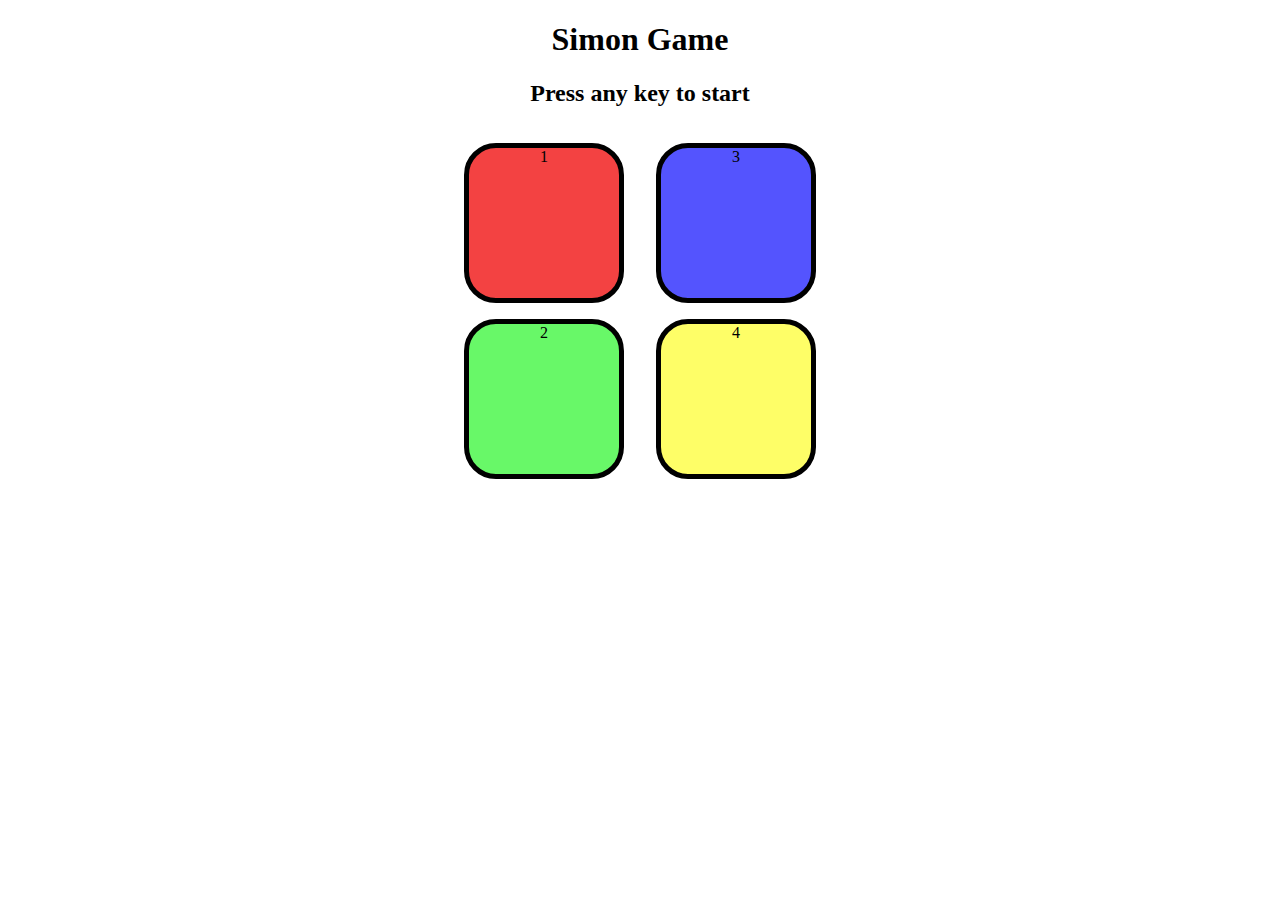
<file: Simon-Game/index.html>
<!DOCTYPE html>
<html lang="en">
<head>
    <meta charset="UTF-8">
    <meta name="viewport" content="width=device-width, initial-scale=1.0">
    <title>Simon_says</title>
    <link rel="stylesheet" href="style.css">
</head>
<body>
    <h1>Simon Game</h1>
    <h2>Press any key to start</h2>
    <div class="container">
        <div class="line-one">
            <div class="btn red" type="button" id="red">1</div>
        <div class="btn green" type="button" id="green">2</div>
        </div>
       <div class="line-two">
        <div class="btn blue" type="button" id="blue">3</div>
        <div class="btn yellow" type="button" id="yellow">4</div>
       </div>
    </div>
    <script src="app.js"></script>
</body>
</html>
</file>
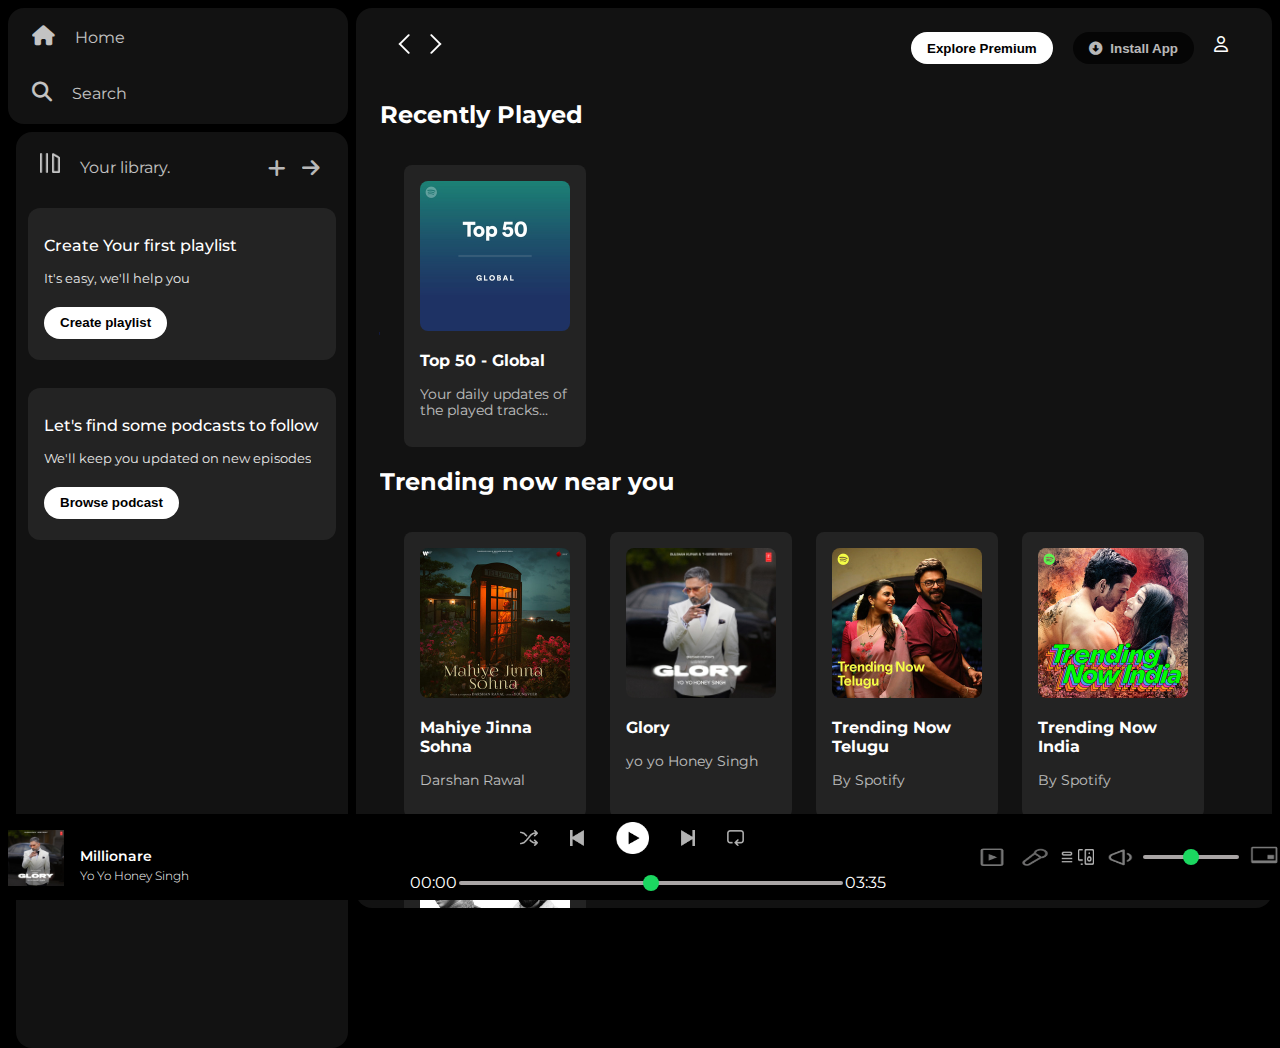
<file: CSS-PROJECT/spotify_clone.html>
<!DOCTYPE html>
<html lang="en">
<head>
    <meta charset="UTF-8">
    <meta name="viewport" content="width=device-width, initial-scale=1.0">
    <link rel="stylesheet" href="https://cdnjs.cloudflare.com/ajax/libs/font-awesome/6.7.2/css/all.min.css" integrity="sha512-Evv84Mr4kqVGRNSgIGL/F/aIDqQb7xQ2vcrdIwxfjThSH8CSR7PBEakCr51Ck+w+/U6swU2Im1vVX0SVk9ABhg==" crossorigin="anonymous" referrerpolicy="no-referrer" />
    <link rel="icon" href="assets/Spotify_Primary_Logo_RGB_Green.png">
    <link rel="stylesheet" href="style.css">
    <title>Spotify - Web Player: Music for everyone</title>
    <link rel="preconnect" href="https://fonts.googleapis.com">
    <link rel="preconnect" href="https://fonts.gstatic.com" crossorigin>
    <link href="https://fonts.googleapis.com/css2?family=Montserrat:ital,wght@0,100..900;1,100..900&display=swap" rel="stylesheet">

</head>
<body>
    <div class="main">
        
        <div class="sidebar">
            <div class="nav">
                <div class="nav-option">
                    <i class="fa-solid fa-house"></i>
                    <a href="#">Home</a>
                </div>
                <div class="nav-option">
                    <i class="fa-solid fa-magnifying-glass"></i>
                    <a href="#">Search</a>
                </div>
            </div>
            <div class="library">
                <div class="options">
                    <div class="lib-option nav-option">
                        <img src="./assets/library_icon.png" alt="">
                        Your library.
                    </div>
                    <div class="icons">
                        <i class="fa-solid fa-plus"></i>
                        <i class="fa-solid fa-arrow-right"></i>
                    </div>
                </div>
                <div class="lib-box">
                    <div class="box">
                        <p class="box-p1">Create Your first playlist</p>
                        <p class="box-p2">It's easy, we'll help you</p>
                        <button class="badge">Create playlist</button>
                    </div>
                    <div class="box">
                        <p class="box-p1">Let's find some podcasts to follow</p>
                        <p class="box-p2">We'll keep you updated on new episodes</p>
                        <button class="badge">Browse podcast</button>
                    </div>
                </div>
            </div>
        </div>
        <div class="main-content">
            <div class="sticky-nav">
                <div class="sticky-nav-icons">
                    <img src="assets/backward_icon.png" alt="">
                    <img src="assets/forward_icon.png" class="hide">
                </div>
                <div class="sticky-nav-options">
                    <button class="badge nav-item hide">Explore Premium</button>
                    <button class="badge nav-item dark-badge"> 
                        <i class="fa-solid fa-circle-down" style="margin-right: 5px;"></i>
                        Install App
                    </button>
                    <i class="fa-regular fa-user nav-item"></i>
                </div>
            </div>
            
            <h2>Recently Played</h2>
            <div class="cards-container">
                <div class="card">
                    <img src="assets/card1img.jpeg" class="card-img">
                    <p class="card-title">Top 50 - Global</p>
                    <p class="card-info">Your daily updates of the played tracks...</p>
                </div>
             </div>

             <h2>Trending now near you</h2>
             <div class="cards-container">
                 <div class="card">
                     <img src="assets/card2img.jpeg" class="card-img">
                     <p class="card-title">Mahiye Jinna Sohna</p>
                     <p class="card-info">Darshan Rawal</p>
                 </div>

                  <div class="card">
                      <img src="assets/card3.jpeg" class="card-img">
                      <p class="card-title">Glory</p>
                      <p class="card-info">yo yo Honey Singh</p>
                  </div>

                   <div class="card">
                       <img src="assets/card4.jpeg" class="card-img">
                       <p class="card-title">Trending Now Telugu </p>
                       <p class="card-info">By Spotify</p>
                   </div>

                   <div class="card">
                    <img src="assets/card5.jpeg" class="card-img">
                    <p class="card-title">Trending Now India</p>
                    <p class="card-info">By Spotify</p>
                </div>

                <div class="card">
                    <img src="assets/card6.jpeg" class="card-img">
                    <p class="card-title">Trending Now Punjabi</p>
                    <p class="card-info">By Spotify</p>
                </div>
            </div>

            <h2>Featured charts</h2>
            <div class="cards-container">
                <div class="card">
                    <img src="assets/card5img.jpeg" class="card-img">
                    <!-- <p class="card-title">Top Songs Global</p> -->
                    <p class="card-info">Your weekly updates of played tracks...</p>
                </div>

                <div class="card">
                    <img src="assets/card6img.jpeg" class="card-img">
                    <!-- <p class="card-title">Top Songs India</p> -->
                    <p class="card-info">Your weekly updates of played tracks...</p>
                </div>

                <div class="card">
                    <img src="assets/card7img.jpeg" class="card-img">
                    <!-- <p class="card-title">Top Songs India</p> -->
                    <p class="card-info">Your daily updates of the Viral Indian  played tracks...</p>
                </div>

                <div class="card">
                    <img src="assets/card8img.jpeg" class="card-img">
                    <!-- <p class="card-title">Indian Music charts</p> -->
                    <p class="card-info">Your daily updates of the Indian Music played tracks...</p>
                </div>
             </div>

             <div class="footer">
                <div class="line"></div>
             </div>


        </div>
        <div class="music-player">
            <div class="album">
                <img src="assets/card3.jpeg" class="image">
                <div class="details">
                    <p ><a href="" class="song-name">Millionare</a><br><a href="" class="singer-name">Yo Yo Honey Singh</a></p>
                    <i class="fa-light fa-circle-plus"></i>
                    <!-- <p class="singer-name">></p> -->
                </div>
            </div>
            <div class="player">
                <div class="player-controls">
                    <img src="assets/player_icon1.png" class="player_icon">
                    <img src="assets/player_icon2.png" class="player_icon">
                    <img src="assets/player_icon3.png" class="player_icon" style="height: 2rem; opacity: 1;">
                    <img src="assets/player_icon4.png" class="player_icon">
                    <img src="assets/player_icon5.png" class="player_icon">
                </div>
                <br>
                <div class="playback-bar">
                    <span class="current-time">00:00</span>
                    <input type="range" min="0" max="100" class="progress-bar" step="1">
                    <span class="total-time">03:35</span>
                </div>
            </div>
            <div class="controls">
                <img src="assets/controls_icon1.png" class="control-icon" >
                <img src="assets/controld_icon2.png" class="control-icon">
                <img src="assets/controls_icon3.png" class="control-icon" style="height: 1rem; width: 1rem;">
                <img src="assets/controls_icon4.png" class="control-icon" style="height: 1rem; width: 1rem;">
                <img src="assets/controls_icon5.png" class="control-icon">
                <input type="range" min="0" max="100" class="progress-bar sound-bar" step="1">
                <img src="assets/album_icon2.png" class="control-icon">
            </div>
        </div>
    </div>
</body>
</html>
</file>
<file: Simon-Game/style.css>
body{
    text-align: center;
}

.btn{
    height: 150px;
    width: 150px;
    border: 5px solid black;
    border-radius: 20%;
    margin: 1rem;
}

.container{
    display: flex;
    justify-content: center;
}

.red{
    background-color: rgb(243, 66, 66);
}

.green{
    background-color: rgb(104, 248, 104);
}

.blue{
    background-color: rgb(84, 84, 254);
}

.yellow{
    background-color: rgb(254, 254, 103);
}
.flash{
    background-color: white;
}
.userPress{
    background-color: rgb(197, 245, 197);
}
</file>
<file: CSS-PROJECT/style.css>
body{
    font-family: "Montserrat", sans-serif;
    margin: 0;
    background-color: #000;
    color: #fff;
    overflow: hidden;

}

.main{
    height: 100vh;
    display: flex;
    padding: 0.5rem;

}

.sidebar{
    width: 340px;
    background-color: black;
    border-radius: 1rem; /*16px*/
    margin-right: 0.5rem;
}

.main-content{
    flex: 1;
    background-color: #121212;
    border-radius: 1rem;
    overflow: auto;
    padding: 0 1.5rem 0 1.5rem;
}

.music-player{
    background-color: #000;
    position: fixed;
    bottom: 0;
    height: 72 px;
    width: 100%;
}

a{
    text-decoration: none;
    color: #fff;
}

.nav{
    background-color: #121212;
    border-radius: 1rem;
    display: flex;
    flex-direction: column;
    justify-content: center;
    height: 100px;
    padding: 0.5rem 0.75rem;
    
}

.nav-option{
    line-height: 2.5rem;
    opacity: 0.75;
    padding: 0.5rem 0.75rem;
    
}

.nav-option:hover{
    opacity: 1;
}

.nav-option i{
    font-size: 1.25rem;
}

.nav-option a{
    font-size: 1rem;
    margin-left: 1rem;
}

.library{
    width: 308px;
    background-color: #121212;
    border-radius: 1rem;
    height: 100%;
    margin: 0.5rem;
    padding: 0.5rem 0.75rem;
}

.options{
    display: flex;
    justify-content: space-between;
    align-items: center;
}


.lib-option img{
    height: 1.25rem;
    width: 1.25rem;
    padding-right: 1rem;
}

.icons{
    font-size: 1.25rem ;
    display: flex;
}

.icons i {
    opacity: 0.7;
    margin-right: 1rem;

}

.icons i:hover{
    opacity: 1;
}

.box {
    height: 8rem;
    background-color: #232323;
    border-radius: 0.75rem;
    padding: 0.75rem 1rem;
    margin: 0.75rem 0 1.75rem 0;
}

.box-p1{
    font-size: 1rem;
    font-weight: 500;
}

.box-p2{
    font-size: 0.8rem;
    opacity: 0.9;
}

.badge{
    height: 2rem;
    background-color: #fff;
    border: none;
    border-radius: 100px;
    padding: 0.25rem 1rem;
    font-weight: 700;
    margin-top: 0.5rem;
    width: fit-content ;
}

.sticky-nav{
    position: sticky;
    top: 0;
    background-color: #121212;
    display: flex;
    justify-content: space-between;
    align-items: center;
    padding: 1rem 0 1rem 0;
     z-index: 10; /* avoid overlapping */
}


.sticky-nav-icons {
    font-size: 2rem;
    margin-left: 0.75rem;

}

.sticky-nav-options{
    display: flex;
    justify-content: center;
    align-items: center;
}

.nav-item{
    margin-right: 1.25rem;
}
.dark-badge{
    background-color: #000;
    color: #fff;
    opacity: 0.7;
}

@media (max-width:1020px){
    .hide{
        display: none;
    }
}

.card{
    background-color: #232323;
    width: 150px;
    border-radius: 0.5rem;
    padding: 1rem;
    margin-left: 1.5rem;
    margin-top: 1rem;
}

.cards-container{
    display: flex;
    flex-wrap: wrap;

}

.card-img{
    width: 100%;
    border-radius: 0.5rem;
}

.card-title{
    font-weight: 700;
}

.card-info{
    font-size: 0.85rem;
    opacity: 0.7;

}

.footer{
    height: 300px;
    display: flex;
    align-items: center;
    justify-content: center;
}

.line{
    width: 90%;
    height: 50%;
    border-top: 1px solid #fff;
    opacity: 0.5;
    
}

.music-player{
    display: flex;
    justify-content: space-between;
    align-items: center;

}

.album{
    width: 25%;
}

.player{
    width: 50%;
    
}

.controls{
    width: 25%;
}

.player-controls{
    display: flex;
    /* flex-direction: column; */
    justify-content: center;
    align-items: center;
}

.player_icon{
    height: 1rem;
    margin-right: 2rem;
    opacity: 0.7;
}

.player_icon:hover{
    opacity: 1;
}

.playback-bar{
    display: flex;
    justify-content: center;
    align-items: center;
}

.progress-bar{
    width: 60%;
    appearance: none;
    background-color: transparent;
    cursor: pointer;
}

.progress-bar::-webkit-slider-runnable-track{
    background-color: #ddd8d8c3;
    border-radius: 100px;
    height: 0.25rem;
}

.progress-bar::-webkit-slider-thumb{
    appearance: none;
    height: 1rem;
    width: 1rem;
    background-color: #1bd760;
    border-radius: 50%;
    margin-top: -6px;
}
.image{
    height: 56px;
    width: 56px;
}
.album{
    display: flex;
    padding-top: 1rem;
}
.song-name{
    font-weight: 600;
    font-size: 14px;
}
.singer-name{
    font-weight: 300;
    font-size: 12px;
    /* height: -8px; */
}

.details{
    margin-left: 1rem;
}
.song-name:hover{
    text-decoration: underline;
}
.singer-name:hover{
    text-decoration: underline;
}

.control-icon{
    height: 2.5rem;
    width: 2.5rem;
    opacity: 0.7;
}

.controls{
    display: flex;
    align-items: center;
    justify-content: space-evenly;
}

.sound-bar{
    width: 30%;
}

.control-icon:hover{
    opacity: 1;
}
</file>
